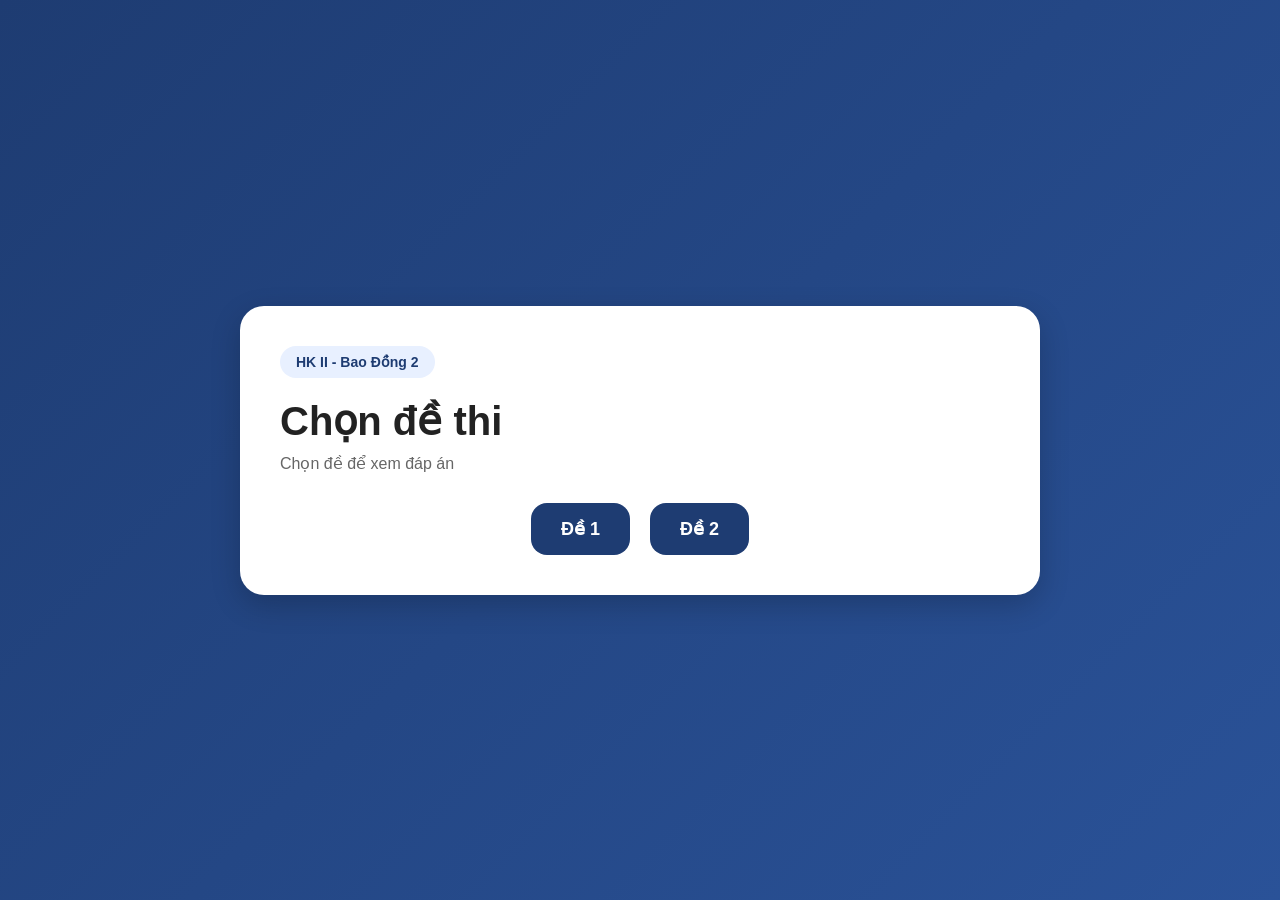
<file: index.html>
<!DOCTYPE html>
<html lang="vi">
<head>
    <meta charset="UTF-8" />
    <meta name="viewport" content="width=device-width, initial-scale=1.0" />
    <title>Đáp án kiểm tra HK II lớp Bao Đồng 2</title>
    <link rel="stylesheet" href="style.css?v=1" />
</head>
<body>
    <div class="container">
        <div class="card">
            <div class="badge">
                HK II - Bao Đồng 2
            </div>
            <h1>Chọn đề thi</h1>
            <p class="subtitle">Chọn đề để xem đáp án</p>
            <div class="nav-links">
                <a href="index1.html" class="nav-link">Đề 1</a>
                <a href="index2.html" class="nav-link">Đề 2</a>
            </div>
        </div>
    </div>
</body>
</html>
</file>
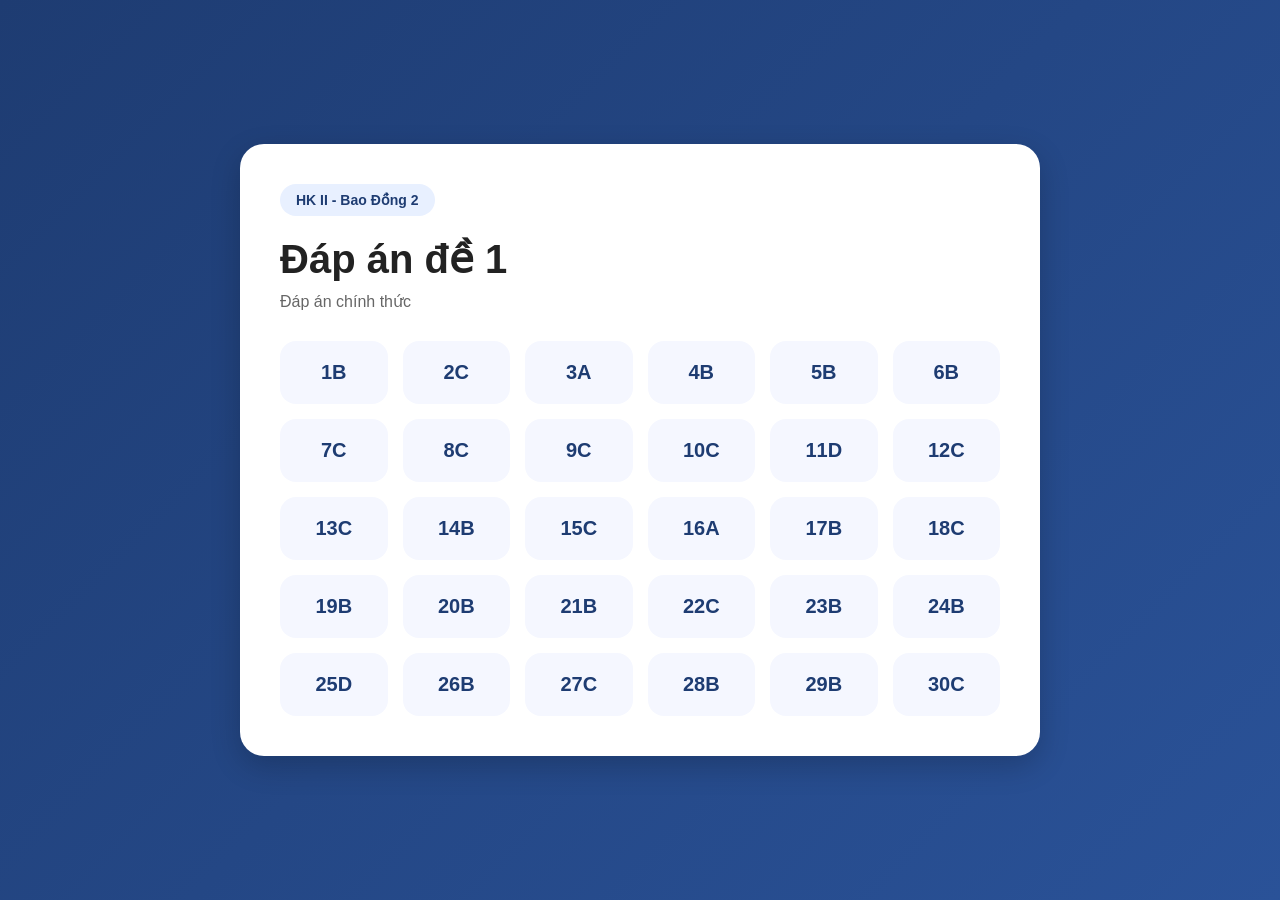
<file: index1.html>
<!-- index.html -->
<!DOCTYPE html>
<html lang="vi">
<head>
    <meta charset="UTF-8" />
    <meta name="viewport" content="width=device-width, initial-scale=1.0" />
    <title>Đáp án kiểm tra HK II lớp Bao Đồng 2</title>

    <link rel="stylesheet" href="style.css?v=1" />
</head>
<body>

    <div class="container">
        <div class="card">

            <div class="badge">
                HK II - Bao Đồng 2
            </div>

            <h1>
                Đáp án đề 1
            </h1>

            <p class="subtitle">
                Đáp án chính thức
            </p>

            <div class="answers" id="answers">
                <div class="answer-item">1B</div>
                <div class="answer-item">2C</div>
                <div class="answer-item">3A</div>
                <div class="answer-item">4B</div>
                <div class="answer-item">5B</div>

                <div class="answer-item">6B</div>
                <div class="answer-item">7C</div>
                <div class="answer-item">8C</div>
                <div class="answer-item">9C</div>
                <div class="answer-item">10C</div>

                <div class="answer-item">11D</div>
                <div class="answer-item">12C</div>
                <div class="answer-item">13C</div>
                <div class="answer-item">14B</div>
                <div class="answer-item">15C</div>

                <div class="answer-item">16A</div>
                <div class="answer-item">17B</div>
                <div class="answer-item">18C</div>
                <div class="answer-item">19B</div>
                <div class="answer-item">20B</div>

                <div class="answer-item">21B</div>
                <div class="answer-item">22C</div>
                <div class="answer-item">23B</div>
                <div class="answer-item">24B</div>
                <div class="answer-item">25D</div>

                <div class="answer-item">26B</div>
                <div class="answer-item">27C</div>
                <div class="answer-item">28B</div>
                <div class="answer-item">29B</div>
                <div class="answer-item">30C</div>
            </div>

        </div>
    </div>

    <script src="index.js"></script>
</body>
</html>
</file>
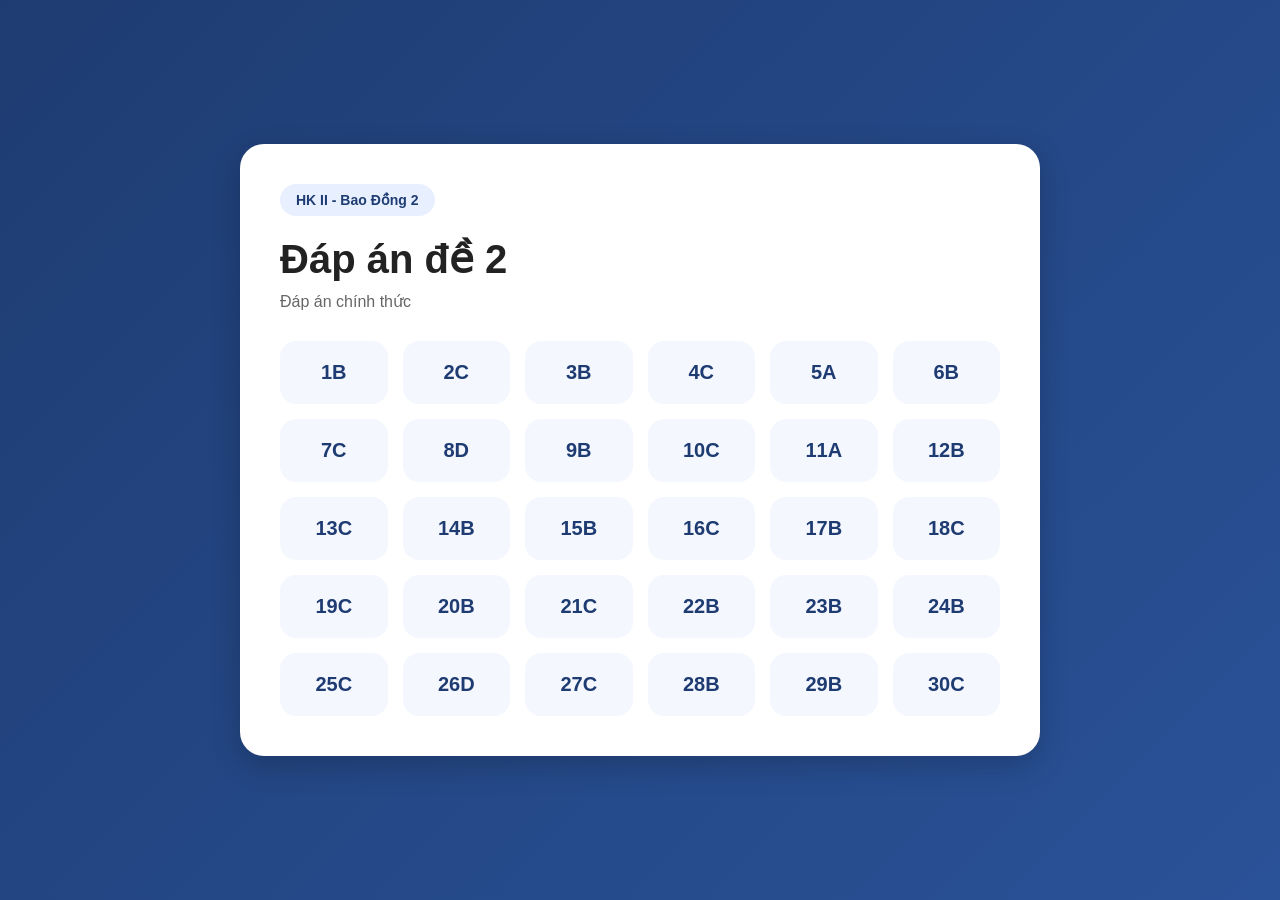
<file: index2.html>
<!-- index.html -->
<!DOCTYPE html>
<html lang="vi">
<head>
    <meta charset="UTF-8" />
    <meta name="viewport" content="width=device-width, initial-scale=1.0" />
    <title>Đáp án kiểm tra HK II lớp Bao Đồng 2</title>

    <link rel="stylesheet" href="style.css?v=1" />
</head>
<body>

    <div class="container">
        <div class="card">

            <div class="badge">
                HK II - Bao Đồng 2
            </div>

            <h1>
                Đáp án đề 2
            </h1>

            <p class="subtitle">
                Đáp án chính thức
            </p>

            <div class="answers" id="answers">
                <div class="answer-item">1B</div>
                <div class="answer-item">2C</div>
                <div class="answer-item">3B</div>
                <div class="answer-item">4C</div>
                <div class="answer-item">5A</div>

                <div class="answer-item">6B</div>
                <div class="answer-item">7C</div>
                <div class="answer-item">8D</div>
                <div class="answer-item">9B</div>
                <div class="answer-item">10C</div>

                <div class="answer-item">11A</div>
                <div class="answer-item">12B</div>
                <div class="answer-item">13C</div>
                <div class="answer-item">14B</div>
                <div class="answer-item">15B</div>

                <div class="answer-item">16C</div>
                <div class="answer-item">17B</div>
                <div class="answer-item">18C</div>
                <div class="answer-item">19C</div>
                <div class="answer-item">20B</div>

                <div class="answer-item">21C</div>
                <div class="answer-item">22B</div>
                <div class="answer-item">23B</div>
                <div class="answer-item">24B</div>
                <div class="answer-item">25C</div>

                <div class="answer-item">26D</div>
                <div class="answer-item">27C</div>
                <div class="answer-item">28B</div>
                <div class="answer-item">29B</div>
                <div class="answer-item">30C</div>
            </div>

        </div>
    </div>

    <script src="index.js"></script>
</body>
</html>
</file>
<file: style.css>
/* style.css */

*{
    margin: 0;
    padding: 0;
    box-sizing: border-box;
}

body{
    font-family: Arial, Helvetica, sans-serif;
    min-height: 100vh;

    display: flex;
    justify-content: center;
    align-items: center;

    background: linear-gradient(135deg, #1e3c72, #2a5298);

    padding: 20px;
}

.container{
    width: 100%;
    max-width: 800px;
}

.card{
    background: white;
    border-radius: 24px;

    padding: 40px;

    box-shadow:
        0 10px 30px rgba(0,0,0,0.2);

    animation: fadeIn 0.6s ease;
}

.badge{
    display: inline-block;

    background: #e8f0ff;
    color: #1e3c72;

    padding: 8px 16px;

    border-radius: 999px;

    font-size: 14px;
    font-weight: bold;

    margin-bottom: 20px;
}

h1{
    font-size: 40px;
    color: #222;

    margin-bottom: 10px;
}

.subtitle{
    color: #666;
    margin-bottom: 30px;
    font-size: 16px;
}

.answers{
    display: grid;

    grid-template-columns:
        repeat(auto-fit, minmax(100px, 1fr));

    gap: 15px;
}

.answer-item{
    background: #f5f7ff;

    border: 2px solid transparent;

    border-radius: 16px;

    padding: 18px;

    text-align: center;

    font-size: 20px;
    font-weight: bold;

    color: #1e3c72;

    transition: all 0.25s ease;
}

.answer-item:hover{
    transform: translateY(-4px);

    background: #1e3c72;
    color: white;
}

.nav-links {
    display: flex;
    gap: 20px;
    justify-content: center;
    margin-top: 30px;
}

.nav-link {
    background: #1e3c72;
    color: white;
    padding: 15px 30px;
    border-radius: 16px;
    text-decoration: none;
    font-size: 18px;
    font-weight: bold;
    transition: all 0.25s ease;
}

.nav-link:hover {
    background: #2a5298;
    transform: translateY(-2px);
    border-color: #4d7cff;
}

@keyframes fadeIn{
    from{
        opacity: 0;
        transform: translateY(20px);
    }

    to{
        opacity: 1;
        transform: translateY(0);
    }
}

@media(max-width: 600px){

    .card{
        padding: 25px;
    }

    h1{
        font-size: 28px;
    }

    .answer-item{
        font-size: 18px;
        padding: 14px;
    }

}
</file>
